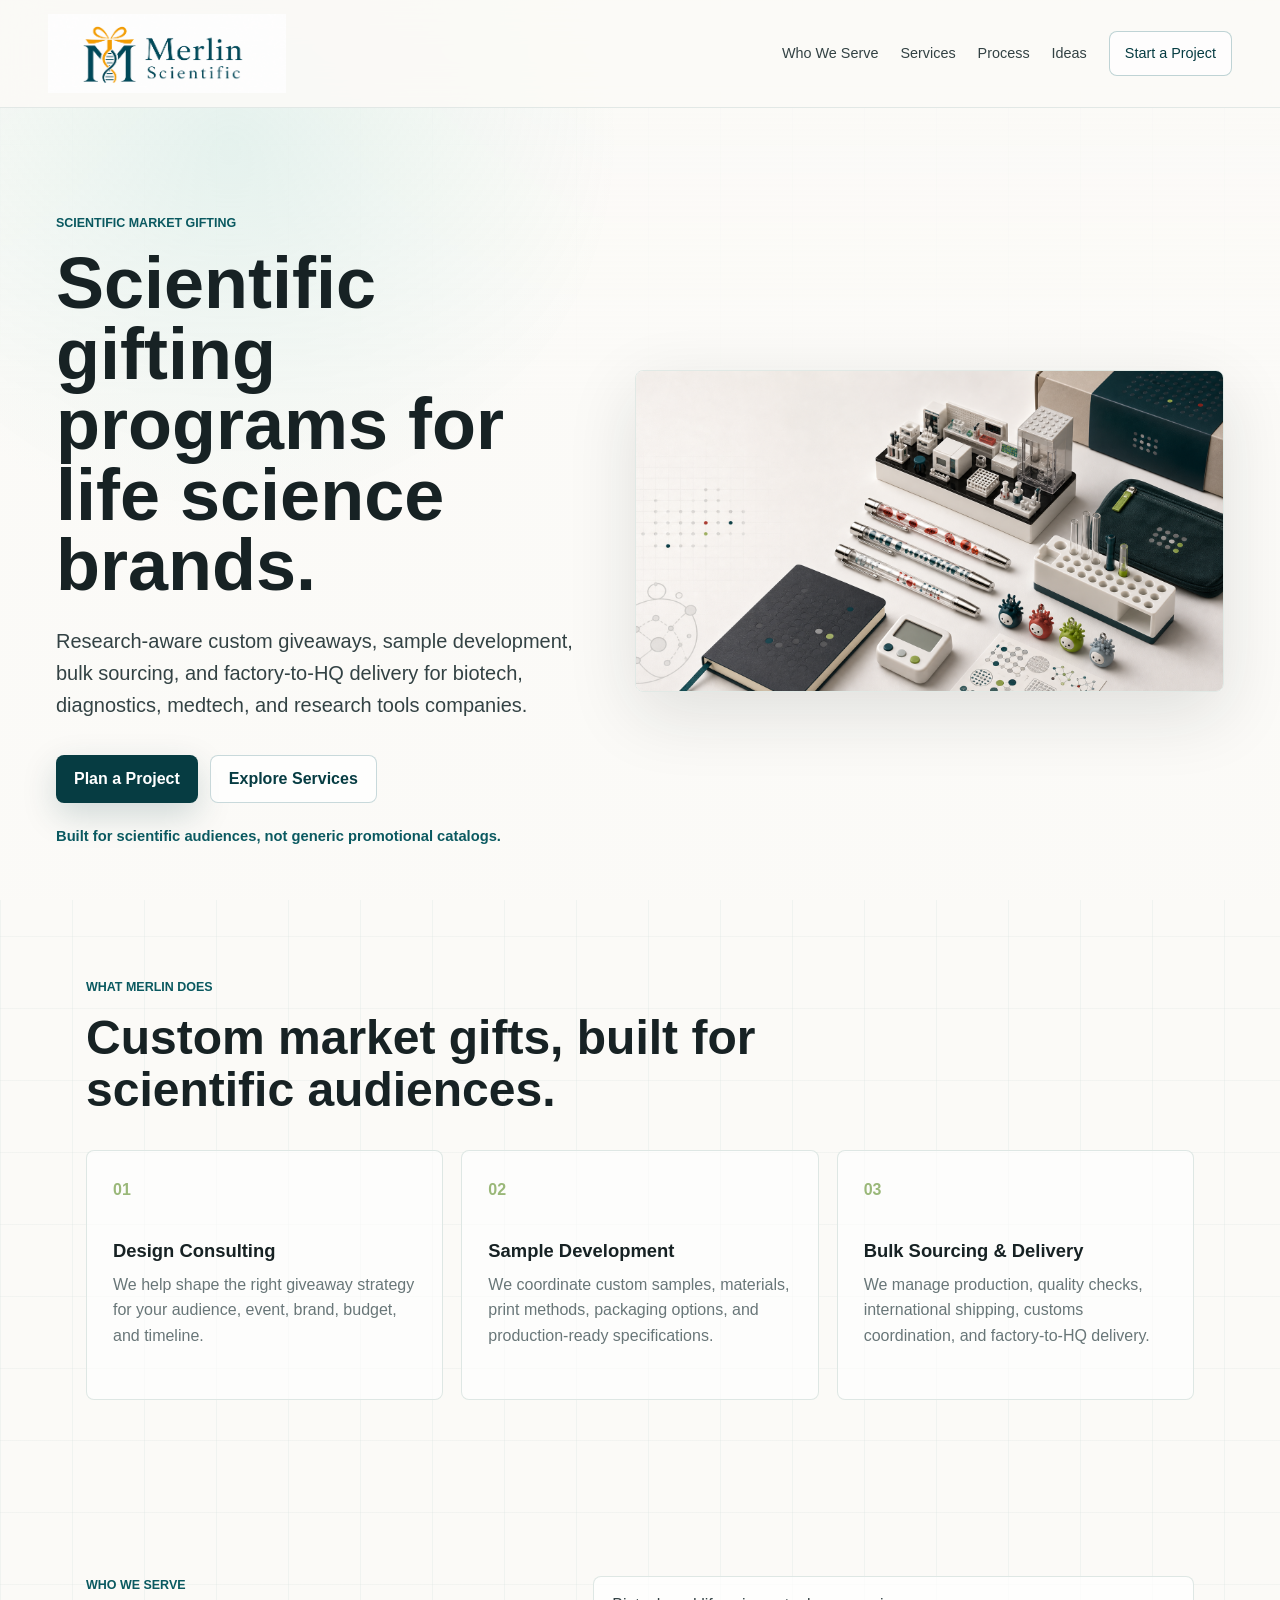
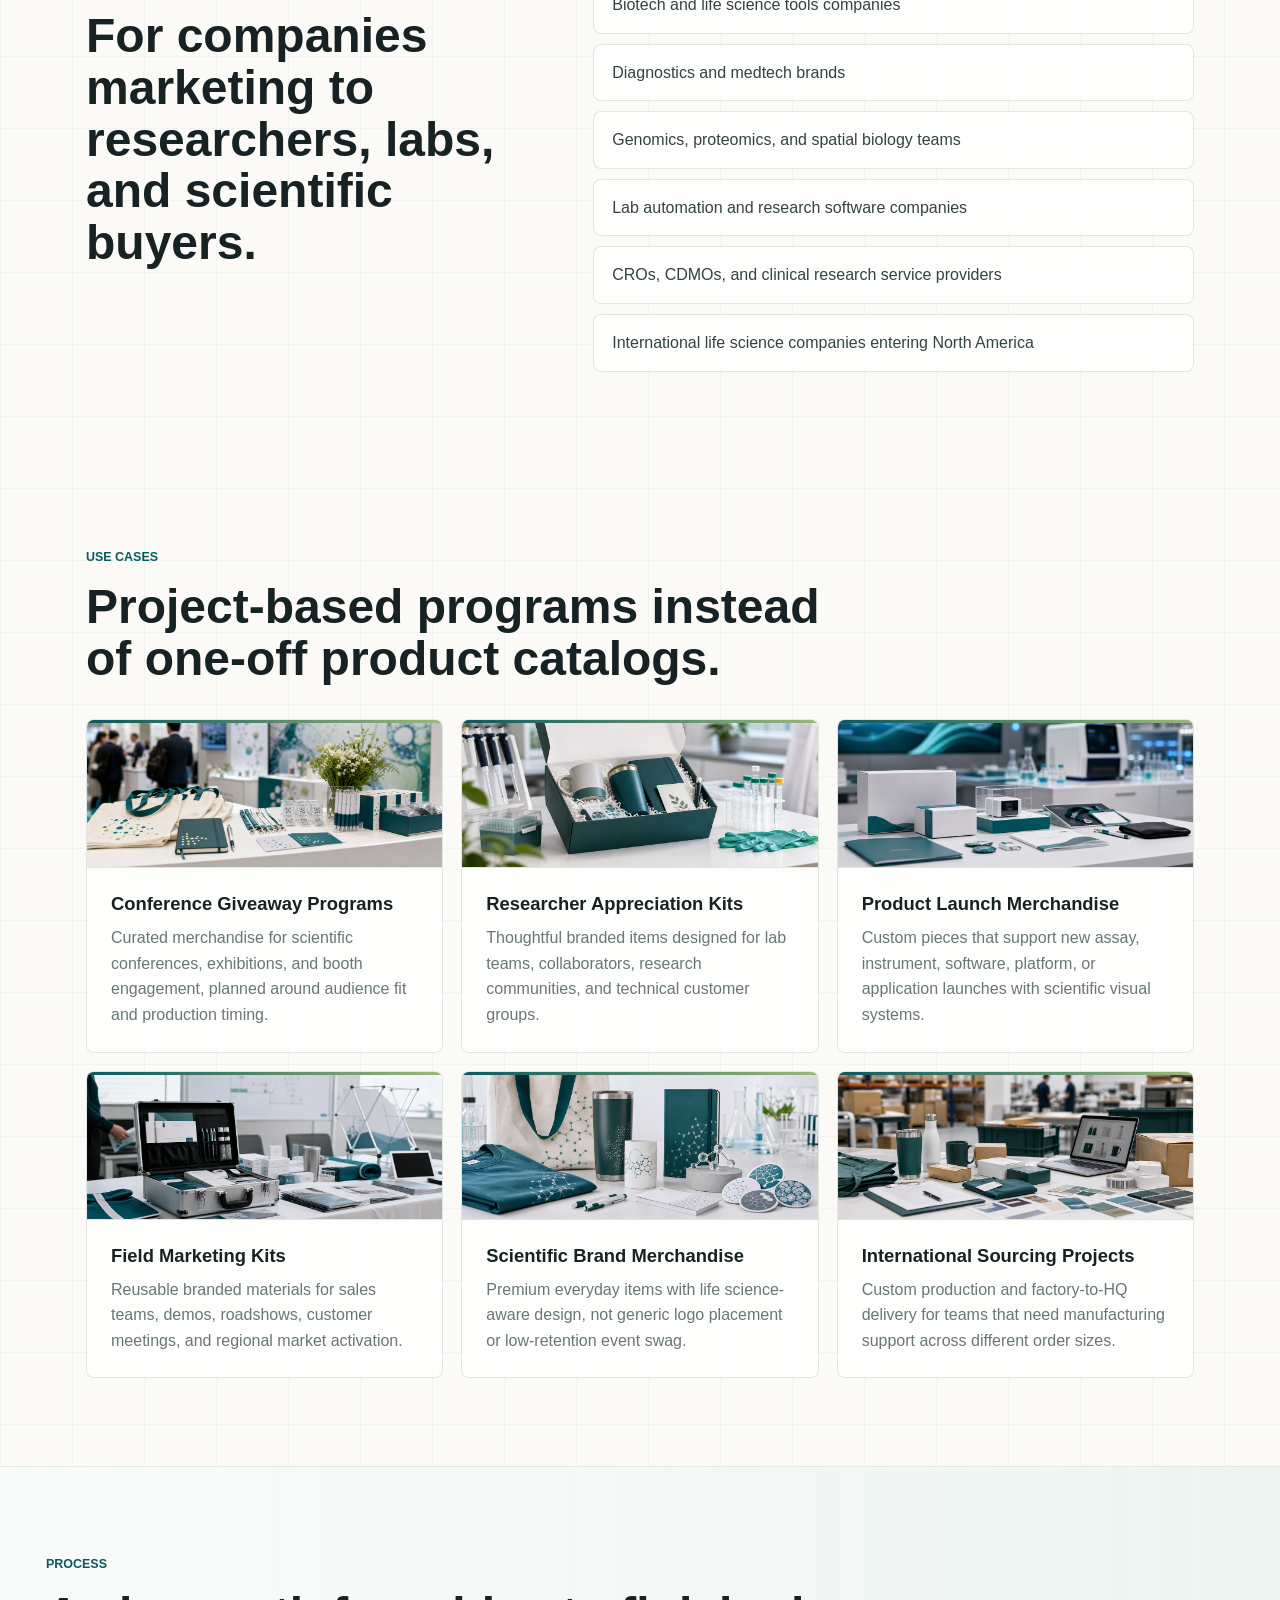
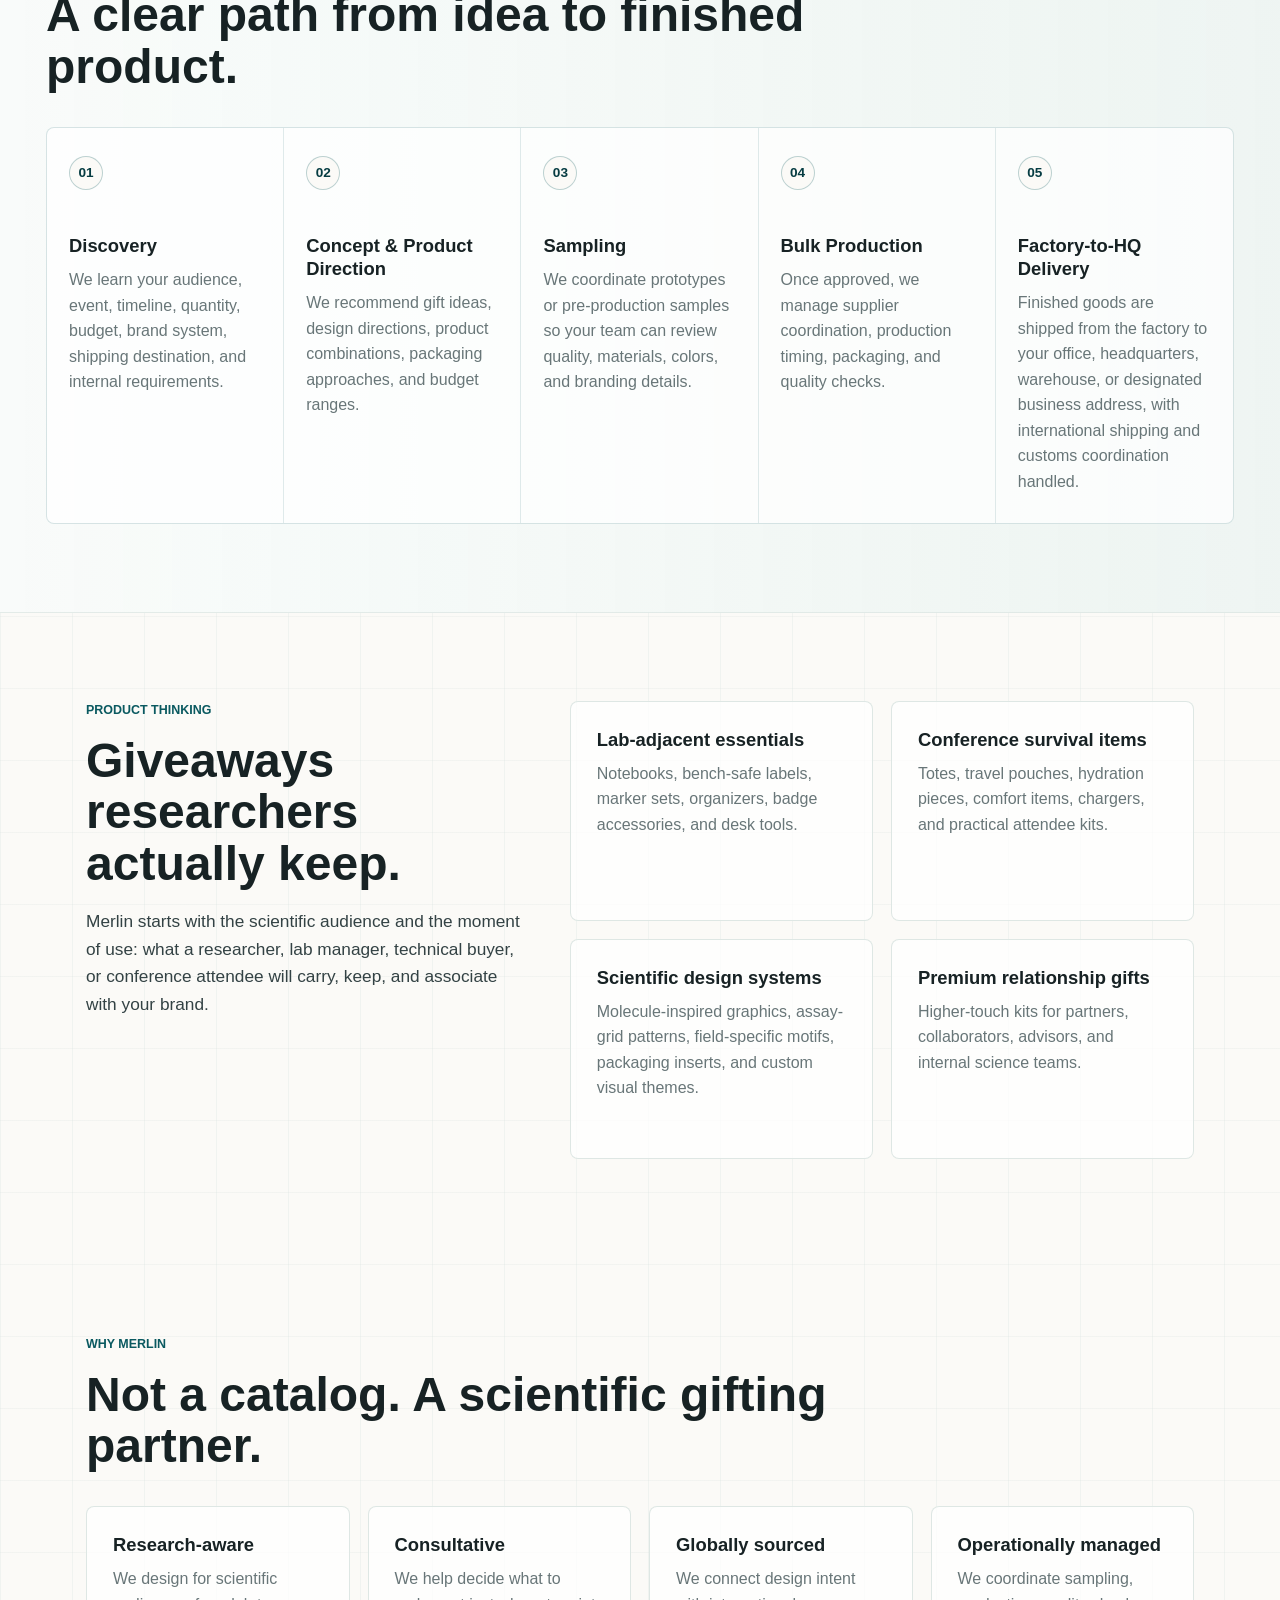
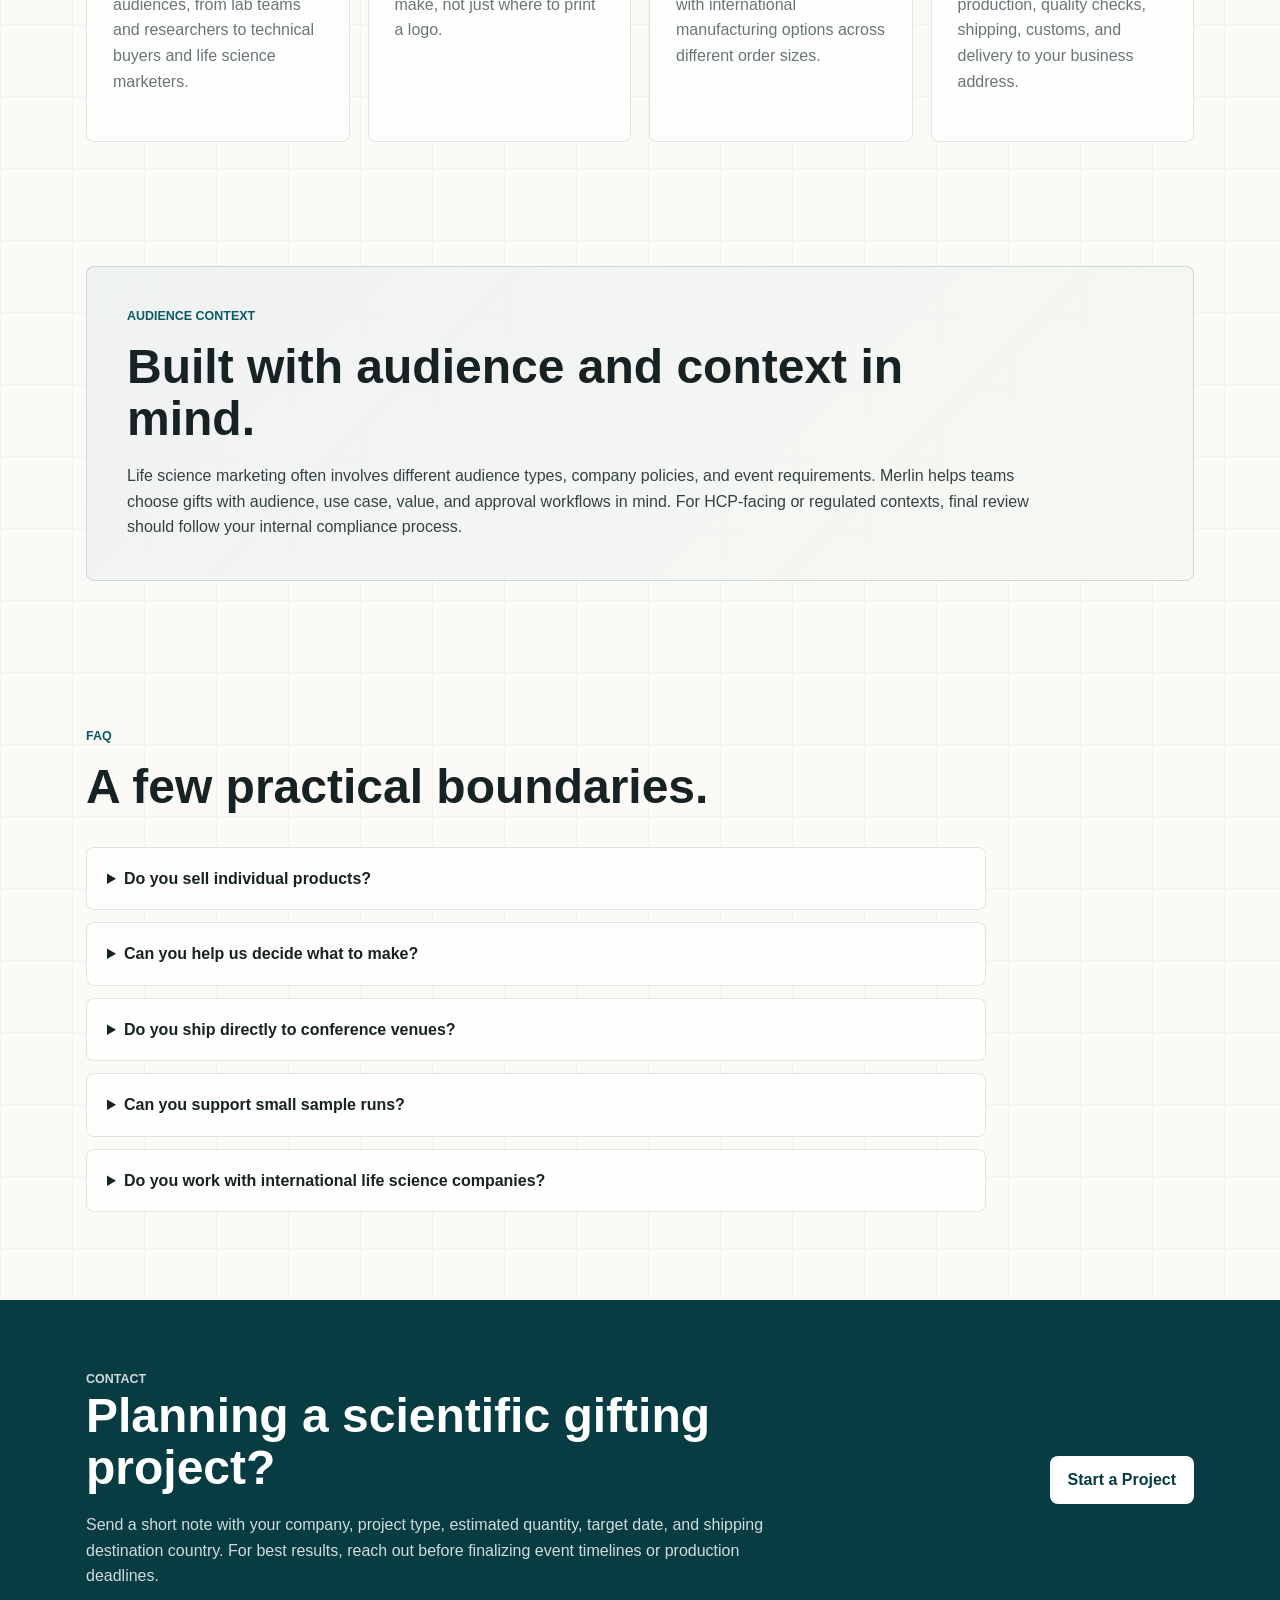
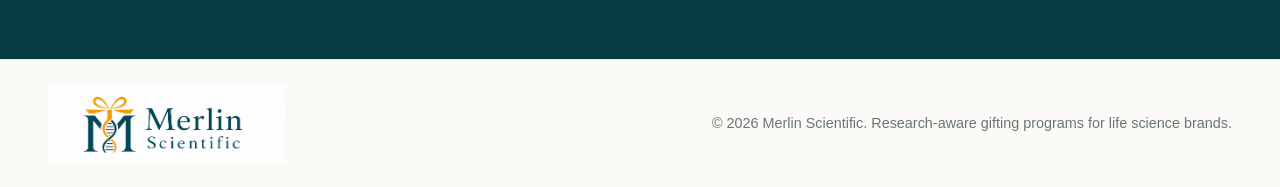
<file: index.html>
<!doctype html>
<html lang="en">
<head>
  <meta charset="utf-8">
  <meta name="viewport" content="width=device-width, initial-scale=1">
  <title>Merlin Scientific | Scientific Gifting Programs for Life Science Brands</title>
  <meta name="description" content="Merlin Scientific creates research-aware custom giveaways for life science brands, from design consulting and sample development to bulk sourcing, customs coordination, and factory-to-HQ delivery.">
  <meta name="robots" content="index, follow">
  <meta property="og:title" content="Merlin Scientific | Scientific Gifting Programs">
  <meta property="og:description" content="Research-aware custom giveaways, sample development, bulk sourcing, and factory-to-HQ delivery for life science brands.">
  <meta property="og:type" content="website">
  <meta property="og:url" content="https://merlinscientific.com/">
  <meta property="og:image" content="https://merlinscientific.com/assets/merlin-scientific-gifting-hero.png">
  <link rel="shortcut icon" href="favicon.ico">
  <link rel="icon" href="favicon-48x48.png" type="image/png" sizes="48x48">
  <link rel="icon" href="favicon-96x96.png" type="image/png" sizes="96x96">
  <link rel="apple-touch-icon" href="apple-touch-icon.png" sizes="180x180">
  <link rel="manifest" href="site.webmanifest">
  <link rel="stylesheet" href="styles.css">
</head>
<body>
  <header class="site-header">
    <a class="brand" href="#top" aria-label="Merlin Scientific home">
      <img src="assets/merlin-horizontal-title-logo.png" alt="Merlin Scientific">
    </a>
    <nav class="nav" aria-label="Main navigation">
      <a href="#serve">Who We Serve</a>
      <a href="#services">Services</a>
      <a href="#process">Process</a>
      <a href="#ideas">Ideas</a>
      <a class="nav-cta" href="#contact">Start a Project</a>
    </nav>
  </header>

  <main id="top">
    <section class="hero" aria-labelledby="hero-title">
      <div class="hero-copy">
        <p class="eyebrow">Scientific market gifting</p>
        <h1 id="hero-title">Scientific gifting programs for life science brands.</h1>
        <p class="hero-text">
          Research-aware custom giveaways, sample development, bulk sourcing, and factory-to-HQ delivery for biotech, diagnostics, medtech, and research tools companies.
        </p>
        <div class="hero-actions" aria-label="Primary actions">
          <a class="button primary" href="mailto:info@merlinscientific.com?subject=Scientific%20gifting%20project%20inquiry">Plan a Project</a>
          <a class="button secondary" href="#services">Explore Services</a>
        </div>
        <p class="trust-line">Built for scientific audiences, not generic promotional catalogs.</p>
      </div>
      <div class="hero-visual">
        <img src="assets/merlin-scientific-gifting-hero.png" alt="A premium scientific giveaway kit with a miniature lab model, lab marker pens, timer, tube rack organizer, notebook, pouch, and desk charms.">
      </div>
    </section>

    <section class="section compact-intro" aria-label="What Merlin does">
      <div class="section-heading">
        <p class="eyebrow">What Merlin does</p>
        <h2>Custom market gifts, built for scientific audiences.</h2>
      </div>
      <div class="three-column">
        <article class="plain-card">
          <span class="card-index">01</span>
          <h3>Design Consulting</h3>
          <p>We help shape the right giveaway strategy for your audience, event, brand, budget, and timeline.</p>
        </article>
        <article class="plain-card">
          <span class="card-index">02</span>
          <h3>Sample Development</h3>
          <p>We coordinate custom samples, materials, print methods, packaging options, and production-ready specifications.</p>
        </article>
        <article class="plain-card">
          <span class="card-index">03</span>
          <h3>Bulk Sourcing & Delivery</h3>
          <p>We manage production, quality checks, international shipping, customs coordination, and factory-to-HQ delivery.</p>
        </article>
      </div>
    </section>

    <section class="section split-section" id="serve">
      <div class="section-heading">
        <p class="eyebrow">Who we serve</p>
        <h2>For companies marketing to researchers, labs, and scientific buyers.</h2>
      </div>
      <div class="serve-list" aria-label="Client types">
        <span>Biotech and life science tools companies</span>
        <span>Diagnostics and medtech brands</span>
        <span>Genomics, proteomics, and spatial biology teams</span>
        <span>Lab automation and research software companies</span>
        <span>CROs, CDMOs, and clinical research service providers</span>
        <span>International life science companies entering North America</span>
      </div>
    </section>

    <section class="section" id="services">
      <div class="section-heading wide">
        <p class="eyebrow">Use cases</p>
        <h2>Project-based programs instead of one-off product catalogs.</h2>
      </div>
      <div class="use-case-grid">
        <article class="service-card">
          <img src="assets/usecase-conference-scene-v2.png" alt="Conference table with branded scientific giveaway items arranged for a life science event.">
          <div class="service-card-copy">
            <h3>Conference Giveaway Programs</h3>
            <p>Curated merchandise for scientific conferences, exhibitions, and booth engagement, planned around audience fit and production timing.</p>
          </div>
        </article>
        <article class="service-card">
          <img src="assets/usecase-appreciation-scene-v2.png" alt="Researcher appreciation gift box with lab-adjacent branded items on a clean laboratory table.">
          <div class="service-card-copy">
            <h3>Researcher Appreciation Kits</h3>
            <p>Thoughtful branded items designed for lab teams, collaborators, research communities, and technical customer groups.</p>
          </div>
        </article>
        <article class="service-card">
          <img src="assets/usecase-launch-scene-v2.png" alt="Product launch merchandise and presentation materials arranged beside life science lab equipment.">
          <div class="service-card-copy">
            <h3>Product Launch Merchandise</h3>
            <p>Custom pieces that support new assay, instrument, software, platform, or application launches with scientific visual systems.</p>
          </div>
        </article>
        <article class="service-card">
          <img src="assets/usecase-field-scene-v2.png" alt="Reusable field marketing kit packed in a hard case with demo and event materials.">
          <div class="service-card-copy">
            <h3>Field Marketing Kits</h3>
            <p>Reusable branded materials for sales teams, demos, roadshows, customer meetings, and regional market activation.</p>
          </div>
        </article>
        <article class="service-card">
          <img src="assets/usecase-brand-scene-v2.png" alt="Premium scientific brand merchandise displayed with lab-inspired design details.">
          <div class="service-card-copy">
            <h3>Scientific Brand Merchandise</h3>
            <p>Premium everyday items with life science-aware design, not generic logo placement or low-retention event swag.</p>
          </div>
        </article>
        <article class="service-card">
          <img src="assets/usecase-sourcing-scene-v2.png" alt="International sourcing project table with samples, packaging, laptop, and production materials.">
          <div class="service-card-copy">
            <h3>International Sourcing Projects</h3>
            <p>Custom production and factory-to-HQ delivery for teams that need manufacturing support across different order sizes.</p>
          </div>
        </article>
      </div>
    </section>

    <section class="process-band" id="process">
      <div class="section process-section">
        <div class="section-heading wide">
          <p class="eyebrow">Process</p>
          <h2>A clear path from idea to finished product.</h2>
        </div>
        <div class="process-list">
          <article>
            <span>01</span>
            <h3>Discovery</h3>
            <p>We learn your audience, event, timeline, quantity, budget, brand system, shipping destination, and internal requirements.</p>
          </article>
          <article>
            <span>02</span>
            <h3>Concept & Product Direction</h3>
            <p>We recommend gift ideas, design directions, product combinations, packaging approaches, and budget ranges.</p>
          </article>
          <article>
            <span>03</span>
            <h3>Sampling</h3>
            <p>We coordinate prototypes or pre-production samples so your team can review quality, materials, colors, and branding details.</p>
          </article>
          <article>
            <span>04</span>
            <h3>Bulk Production</h3>
            <p>Once approved, we manage supplier coordination, production timing, packaging, and quality checks.</p>
          </article>
          <article>
            <span>05</span>
            <h3>Factory-to-HQ Delivery</h3>
            <p>Finished goods are shipped from the factory to your office, headquarters, warehouse, or designated business address, with international shipping and customs coordination handled.</p>
          </article>
        </div>
      </div>
    </section>

    <section class="section ideas" id="ideas">
      <div class="ideas-copy">
        <p class="eyebrow">Product thinking</p>
        <h2>Giveaways researchers actually keep.</h2>
        <p>
          Merlin starts with the scientific audience and the moment of use: what a researcher, lab manager, technical buyer, or conference attendee will carry, keep, and associate with your brand.
        </p>
      </div>
      <div class="idea-grid">
        <article>
          <h3>Lab-adjacent essentials</h3>
          <p>Notebooks, bench-safe labels, marker sets, organizers, badge accessories, and desk tools.</p>
        </article>
        <article>
          <h3>Conference survival items</h3>
          <p>Totes, travel pouches, hydration pieces, comfort items, chargers, and practical attendee kits.</p>
        </article>
        <article>
          <h3>Scientific design systems</h3>
          <p>Molecule-inspired graphics, assay-grid patterns, field-specific motifs, packaging inserts, and custom visual themes.</p>
        </article>
        <article>
          <h3>Premium relationship gifts</h3>
          <p>Higher-touch kits for partners, collaborators, advisors, and internal science teams.</p>
        </article>
      </div>
    </section>

    <section class="section why-section">
      <div class="section-heading">
        <p class="eyebrow">Why Merlin</p>
        <h2>Not a catalog. A scientific gifting partner.</h2>
      </div>
      <div class="why-grid">
        <article>
          <h3>Research-aware</h3>
          <p>We design for scientific audiences, from lab teams and researchers to technical buyers and life science marketers.</p>
        </article>
        <article>
          <h3>Consultative</h3>
          <p>We help decide what to make, not just where to print a logo.</p>
        </article>
        <article>
          <h3>Globally sourced</h3>
          <p>We connect design intent with international manufacturing options across different order sizes.</p>
        </article>
        <article>
          <h3>Operationally managed</h3>
          <p>We coordinate sampling, production, quality checks, shipping, customs, and delivery to your business address.</p>
        </article>
      </div>
    </section>

    <section class="section note-section" aria-labelledby="context-title">
      <div class="note-panel">
        <p class="eyebrow">Audience context</p>
        <h2 id="context-title">Built with audience and context in mind.</h2>
        <p>
          Life science marketing often involves different audience types, company policies, and event requirements. Merlin helps teams choose gifts with audience, use case, value, and approval workflows in mind. For HCP-facing or regulated contexts, final review should follow your internal compliance process.
        </p>
      </div>
    </section>

    <section class="section faq-section" aria-labelledby="faq-title">
      <div class="section-heading">
        <p class="eyebrow">FAQ</p>
        <h2 id="faq-title">A few practical boundaries.</h2>
      </div>
      <div class="faq-list">
        <details>
          <summary>Do you sell individual products?</summary>
          <p>No. Merlin focuses on custom project-based gifting programs, sampling, and bulk production.</p>
        </details>
        <details>
          <summary>Can you help us decide what to make?</summary>
          <p>Yes. Design consulting and product direction are part of the service.</p>
        </details>
        <details>
          <summary>Do you ship directly to conference venues?</summary>
          <p>Our standard delivery model is factory-to-HQ, office, warehouse, or another designated business address. Venue or hotel logistics should be coordinated separately by the client or event operator.</p>
        </details>
        <details>
          <summary>Can you support small sample runs?</summary>
          <p>Yes. Sampling and prototype coordination can be handled before bulk production.</p>
        </details>
        <details>
          <summary>Do you work with international life science companies?</summary>
          <p>Yes. Merlin can support companies entering North American scientific markets with gifting strategy, sourcing, production, and delivery coordination.</p>
        </details>
      </div>
    </section>

    <section class="contact-band" id="contact">
      <div class="section contact-section">
        <div>
          <p class="eyebrow">Contact</p>
          <h2>Planning a scientific gifting project?</h2>
          <p>
            Send a short note with your company, project type, estimated quantity, target date, and shipping destination country. For best results, reach out before finalizing event timelines or production deadlines.
          </p>
        </div>
        <a class="button primary" href="mailto:info@merlinscientific.com?subject=Scientific%20gifting%20project%20inquiry&body=Company:%0D%0AProject%20type:%0D%0AEstimated%20quantity:%0D%0ATarget%20date:%0D%0AShipping%20destination%20country:%0D%0AMessage:">Start a Project</a>
      </div>
    </section>
  </main>

  <footer class="site-footer">
    <a class="footer-brand" href="#top" aria-label="Merlin Scientific home">
      <img src="assets/merlin-horizontal-title-logo.png" alt="Merlin Scientific">
    </a>
    <p>&copy; 2026 Merlin Scientific. Research-aware gifting programs for life science brands.</p>
  </footer>
</body>
</html>
</file>
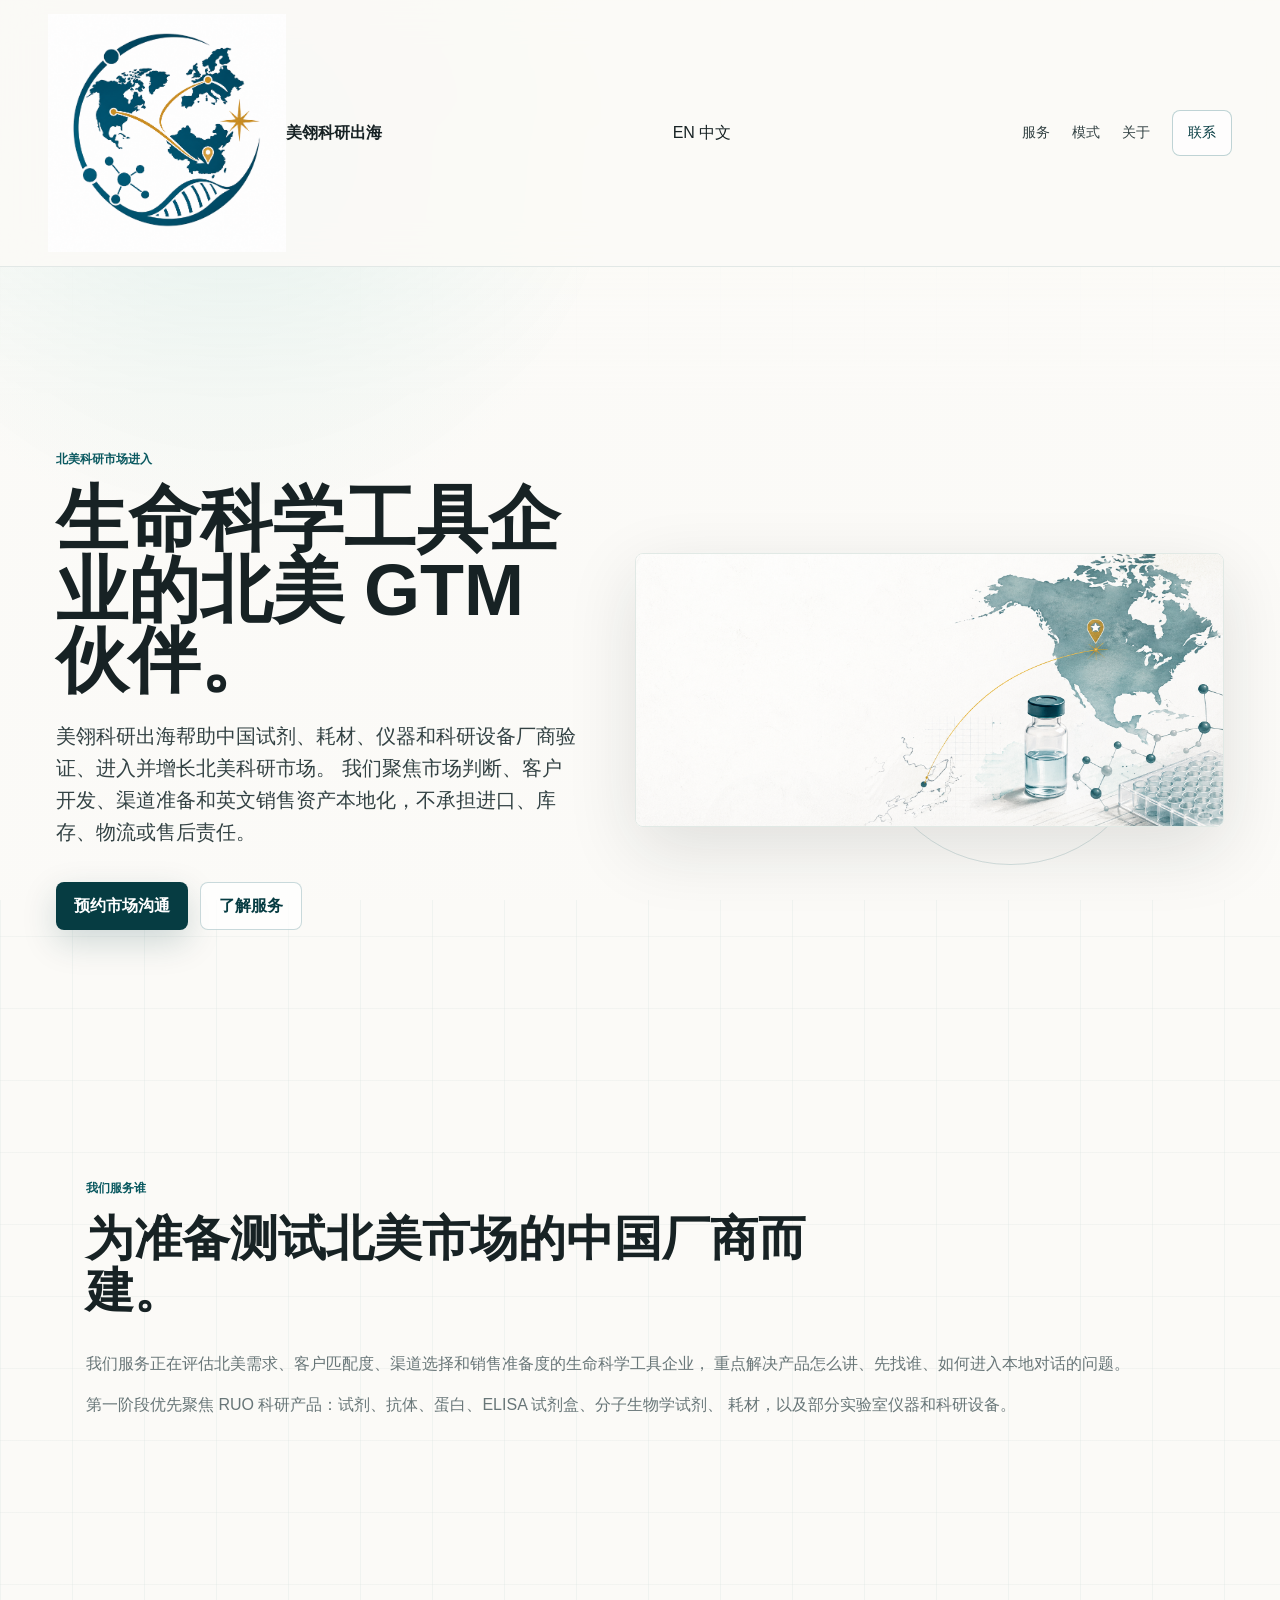
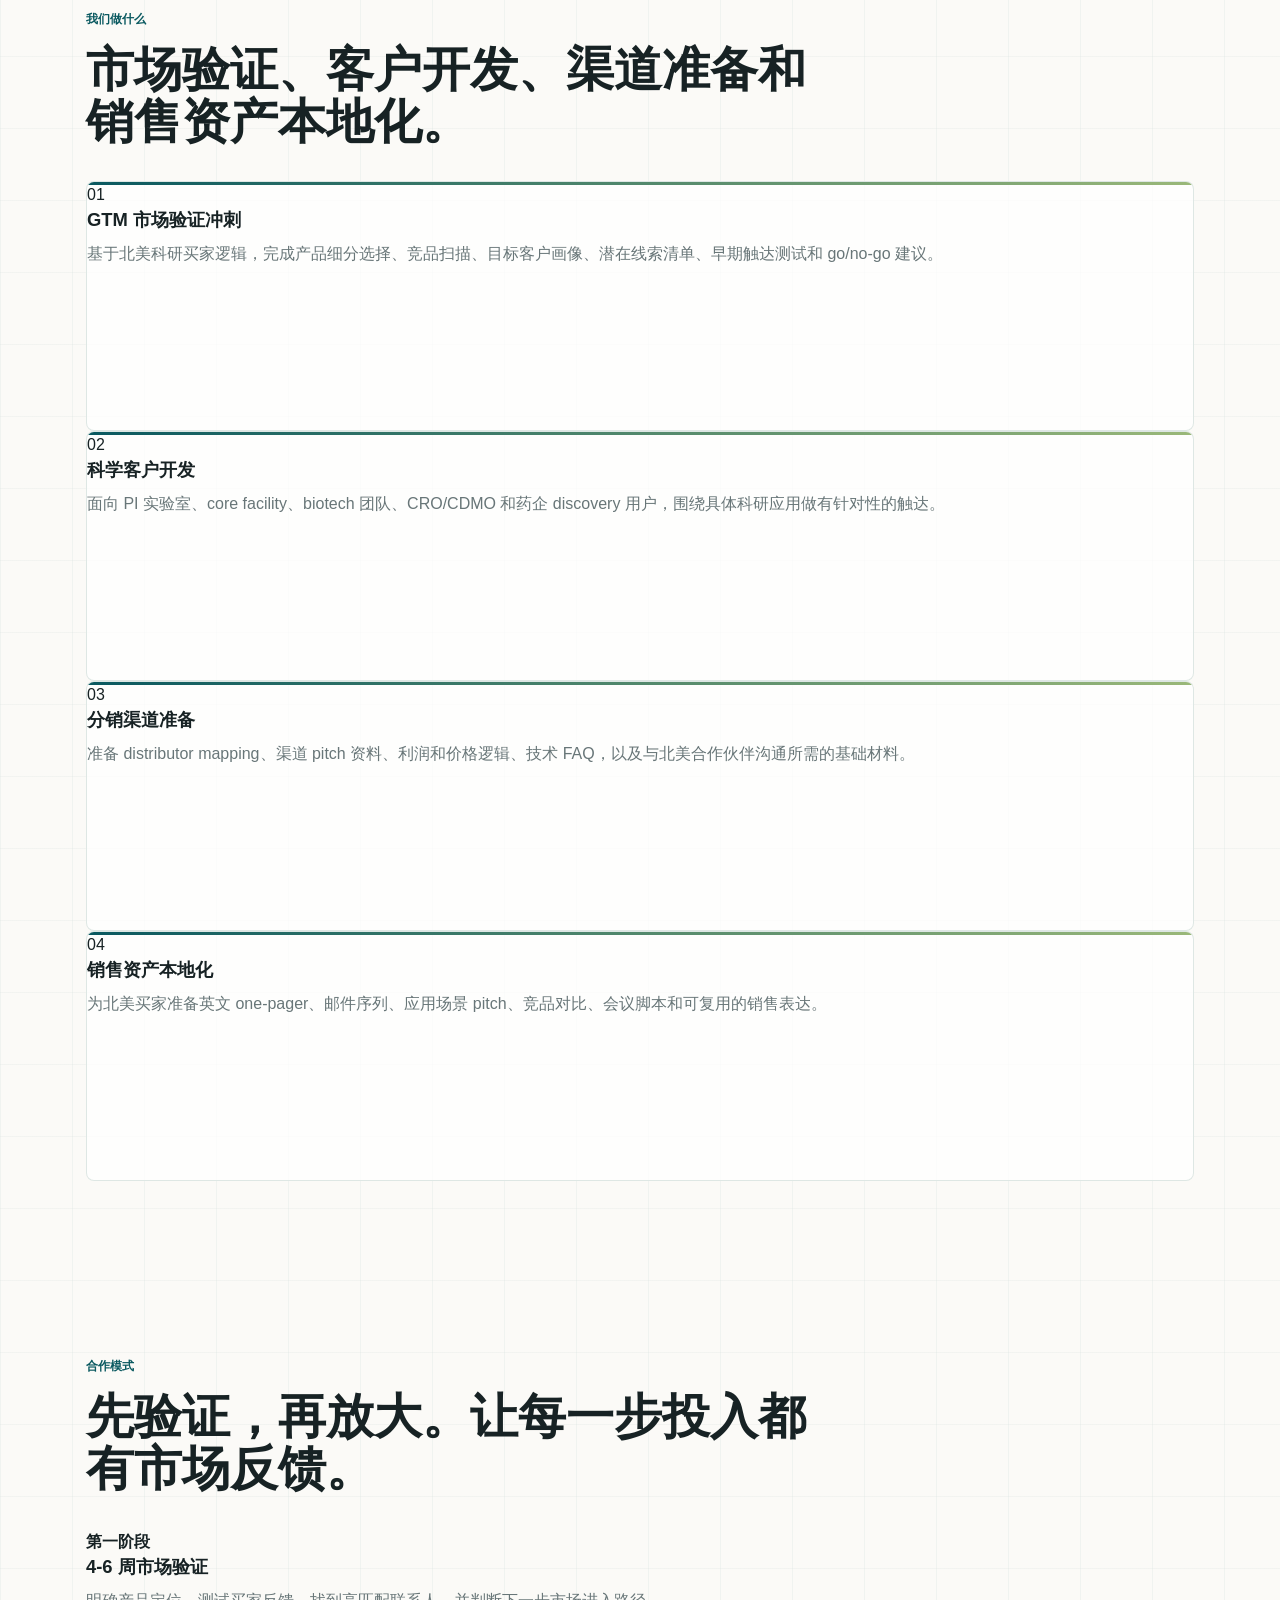
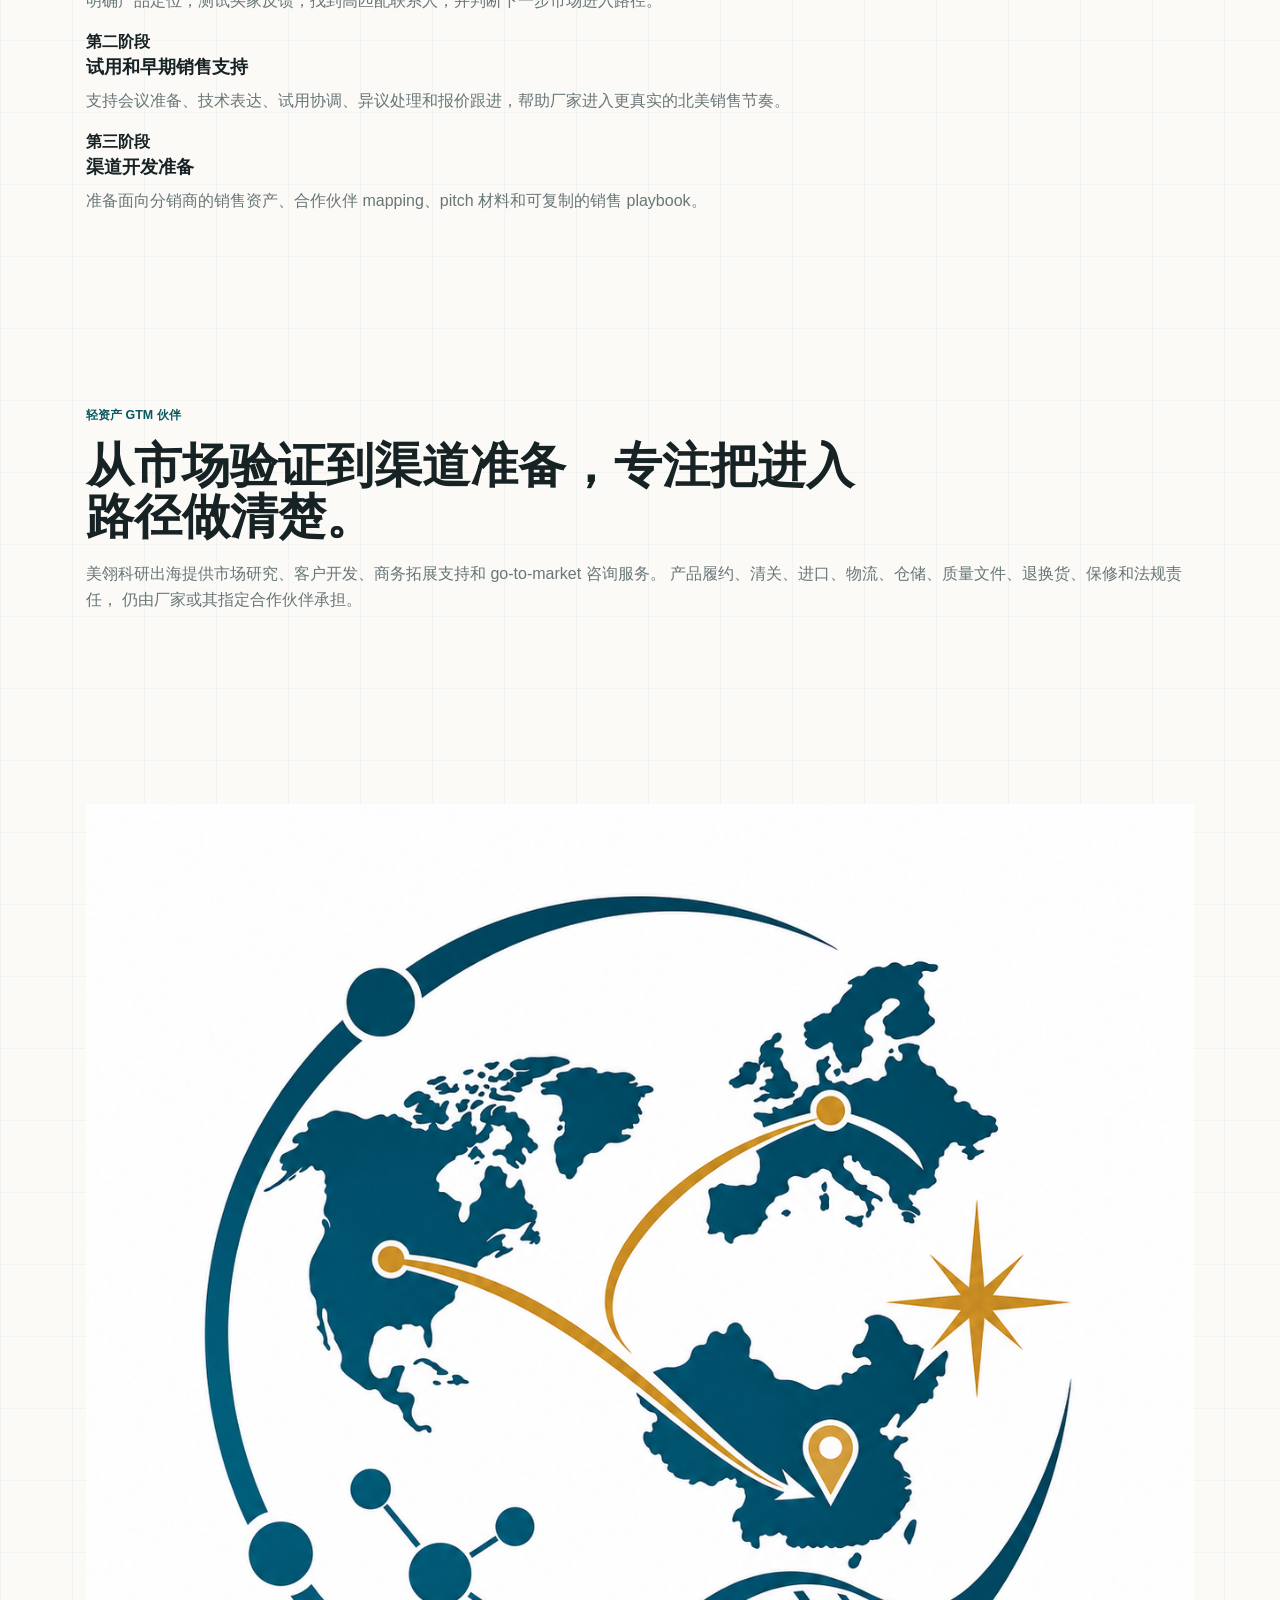
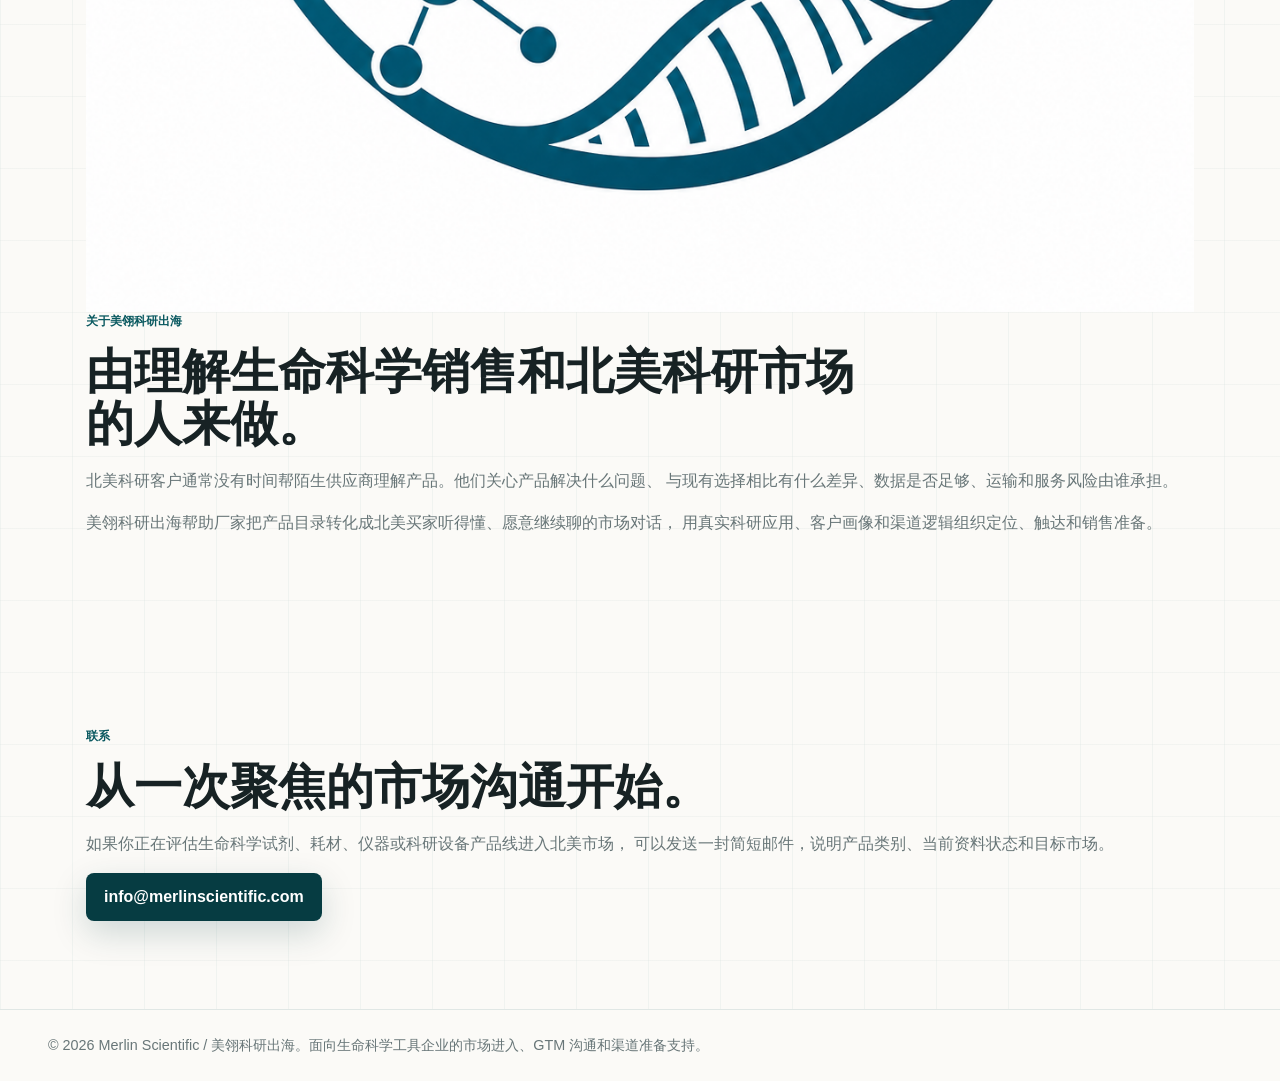
<file: cn/index.html>
<!doctype html>
<html lang="zh-CN">
<head>
  <meta charset="utf-8">
  <meta name="viewport" content="width=device-width, initial-scale=1">
  <title>美翎科研出海 | 生命科学工具企业北美 GTM 伙伴</title>
  <meta name="description" content="美翎科研出海帮助中国生命科学试剂、耗材、仪器和科研设备企业验证、进入并增长北美科研市场，提供市场验证、客户开发、渠道准备和销售资产本地化支持。">
  <link rel="canonical" href="https://merlinscientific.com/cn/">
  <meta property="og:title" content="美翎科研出海 | 生命科学工具企业北美 GTM 伙伴">
  <meta property="og:description" content="面向中国生命科学工具企业的北美市场验证、客户开发、渠道准备和销售资产本地化支持。">
  <meta property="og:type" content="website">
  <meta property="og:url" content="https://merlinscientific.com/cn/">
  <meta property="og:image" content="https://merlinscientific.com/assets/north-america-lab-bg.png">
  <link rel="stylesheet" href="../styles.css">
</head>
<body class="zh-page">
  <header class="site-header">
    <a class="brand" href="#top" aria-label="美翎科研出海首页">
      <img src="../assets/merlin-scientific-mark.png" alt="">
      <span>美翎科研出海</span>
    </a>
    <div class="language-switch" role="group" aria-label="业务页面切换">
      <a class="lang-button" href="../">EN</a>
      <a class="lang-button is-active" href="./" aria-current="page">中文</a>
    </div>
    <nav class="nav" aria-label="主导航">
      <a href="#services">服务</a>
      <a href="#model">模式</a>
      <a href="#about">关于</a>
      <a class="nav-cta" href="mailto:info@merlinscientific.com">联系</a>
    </nav>
  </header>

  <main id="top">
    <section class="hero">
      <div class="hero-copy">
        <p class="eyebrow">北美科研市场进入</p>
        <h1>生命科学工具企业的北美 GTM 伙伴。</h1>
        <p class="hero-text">
          美翎科研出海帮助中国试剂、耗材、仪器和科研设备厂商验证、进入并增长北美科研市场。
          我们聚焦市场判断、客户开发、渠道准备和英文销售资产本地化，不承担进口、库存、物流或售后责任。
        </p>
        <div class="hero-actions">
          <a class="button primary" href="mailto:info@merlinscientific.com">预约市场沟通</a>
          <a class="button secondary" href="#services">了解服务</a>
        </div>
      </div>
      <div class="hero-visual" aria-hidden="true">
        <img src="../assets/north-america-lab-bg.png" alt="">
      </div>
    </section>

    <section class="section intro">
      <div class="section-heading">
        <p class="eyebrow">我们服务谁</p>
        <h2>为准备测试北美市场的中国厂商而建。</h2>
      </div>
      <div class="intro-grid">
        <p>
          我们服务正在评估北美需求、客户匹配度、渠道选择和销售准备度的生命科学工具企业，
          重点解决产品怎么讲、先找谁、如何进入本地对话的问题。
        </p>
        <p>
          第一阶段优先聚焦 RUO 科研产品：试剂、抗体、蛋白、ELISA 试剂盒、分子生物学试剂、
          耗材，以及部分实验室仪器和科研设备。
        </p>
      </div>
    </section>

    <section class="section services" id="services">
      <div class="section-heading">
        <p class="eyebrow">我们做什么</p>
        <h2>市场验证、客户开发、渠道准备和销售资产本地化。</h2>
      </div>
      <div class="service-grid">
        <article class="service-card">
          <span>01</span>
          <h3>GTM 市场验证冲刺</h3>
          <p>基于北美科研买家逻辑，完成产品细分选择、竞品扫描、目标客户画像、潜在线索清单、早期触达测试和 go/no-go 建议。</p>
        </article>
        <article class="service-card">
          <span>02</span>
          <h3>科学客户开发</h3>
          <p>面向 PI 实验室、core facility、biotech 团队、CRO/CDMO 和药企 discovery 用户，围绕具体科研应用做有针对性的触达。</p>
        </article>
        <article class="service-card">
          <span>03</span>
          <h3>分销渠道准备</h3>
          <p>准备 distributor mapping、渠道 pitch 资料、利润和价格逻辑、技术 FAQ，以及与北美合作伙伴沟通所需的基础材料。</p>
        </article>
        <article class="service-card">
          <span>04</span>
          <h3>销售资产本地化</h3>
          <p>为北美买家准备英文 one-pager、邮件序列、应用场景 pitch、竞品对比、会议脚本和可复用的销售表达。</p>
        </article>
      </div>
    </section>

    <section class="section model" id="model">
      <div class="section-heading">
        <p class="eyebrow">合作模式</p>
        <h2>先验证，再放大。让每一步投入都有市场反馈。</h2>
      </div>
      <div class="phase-list">
        <article>
          <strong>第一阶段</strong>
          <h3>4-6 周市场验证</h3>
          <p>明确产品定位，测试买家反馈，找到高匹配联系人，并判断下一步市场进入路径。</p>
        </article>
        <article>
          <strong>第二阶段</strong>
          <h3>试用和早期销售支持</h3>
          <p>支持会议准备、技术表达、试用协调、异议处理和报价跟进，帮助厂家进入更真实的北美销售节奏。</p>
        </article>
        <article>
          <strong>第三阶段</strong>
          <h3>渠道开发准备</h3>
          <p>准备面向分销商的销售资产、合作伙伴 mapping、pitch 材料和可复制的销售 playbook。</p>
        </article>
      </div>
    </section>

    <section class="section boundary">
      <div class="boundary-panel">
        <div>
          <p class="eyebrow">轻资产 GTM 伙伴</p>
          <h2>从市场验证到渠道准备，专注把进入路径做清楚。</h2>
        </div>
        <p>
          美翎科研出海提供市场研究、客户开发、商务拓展支持和 go-to-market 咨询服务。
          产品履约、清关、进口、物流、仓储、质量文件、退换货、保修和法规责任，
          仍由厂家或其指定合作伙伴承担。
        </p>
      </div>
    </section>

    <section class="section about" id="about">
      <div class="about-mark">
        <img src="../assets/merlin-scientific-mark.png" alt="">
      </div>
      <div>
        <p class="eyebrow">关于美翎科研出海</p>
        <h2>由理解生命科学销售和北美科研市场的人来做。</h2>
        <p>
          北美科研客户通常没有时间帮陌生供应商理解产品。他们关心产品解决什么问题、
          与现有选择相比有什么差异、数据是否足够、运输和服务风险由谁承担。
        </p>
        <p>
          美翎科研出海帮助厂家把产品目录转化成北美买家听得懂、愿意继续聊的市场对话，
          用真实科研应用、客户画像和渠道逻辑组织定位、触达和销售准备。
        </p>
      </div>
    </section>

    <section class="section contact" id="contact">
      <div>
        <p class="eyebrow">联系</p>
        <h2>从一次聚焦的市场沟通开始。</h2>
        <p>
          如果你正在评估生命科学试剂、耗材、仪器或科研设备产品线进入北美市场，
          可以发送一封简短邮件，说明产品类别、当前资料状态和目标市场。
        </p>
      </div>
      <a class="button primary" href="mailto:info@merlinscientific.com">info@merlinscientific.com</a>
    </section>
  </main>

  <footer class="site-footer">
    <p>&copy; 2026 Merlin Scientific / 美翎科研出海。面向生命科学工具企业的市场进入、GTM 沟通和渠道准备支持。</p>
  </footer>
</body>
</html>
</file>
<file: styles.css>
:root {
  --ink: #172224;
  --ink-soft: #334244;
  --muted: #687678;
  --line: #dce5e2;
  --paper: #fbfaf7;
  --paper-strong: #ffffff;
  --soft: #eef5f2;
  --soft-2: #f5f2ea;
  --teal: #0a5960;
  --teal-dark: #063c42;
  --teal-soft: #dceee9;
  --green: #9ab879;
  --silver: #aab7b6;
  --max: 1180px;
  --header: 76px;
  --shadow: 0 22px 70px rgba(23, 34, 36, 0.12);
}

* {
  box-sizing: border-box;
}

html {
  scroll-behavior: smooth;
}

body {
  margin: 0;
  color: var(--ink);
  font-family: Arial, Helvetica, sans-serif;
  line-height: 1.6;
  background:
    linear-gradient(90deg, rgba(220, 229, 226, 0.34) 1px, transparent 1px),
    linear-gradient(180deg, rgba(220, 229, 226, 0.28) 1px, transparent 1px),
    var(--paper);
  background-size: 72px 72px;
}

body::before {
  content: "";
  position: fixed;
  inset: 0;
  z-index: -1;
  pointer-events: none;
  background:
    radial-gradient(circle at 18% 16%, rgba(220, 238, 233, 0.72), transparent 30%),
    linear-gradient(180deg, rgba(251, 250, 247, 0.68), rgba(251, 250, 247, 0.96) 44%);
}

a {
  color: inherit;
  text-decoration: none;
}

img {
  display: block;
  max-width: 100%;
}

h1,
h2,
h3,
p {
  margin-top: 0;
}

h1 {
  margin-bottom: 24px;
  max-width: 760px;
  font-size: 4.5rem;
  line-height: 0.98;
  letter-spacing: 0;
}

h2 {
  margin-bottom: 18px;
  max-width: 780px;
  font-size: 3rem;
  line-height: 1.08;
  letter-spacing: 0;
}

h3 {
  margin-bottom: 10px;
  font-size: 1.15rem;
  line-height: 1.25;
  letter-spacing: 0;
}

p {
  color: var(--muted);
}

.site-header {
  position: sticky;
  top: 0;
  z-index: 20;
  display: flex;
  align-items: center;
  justify-content: space-between;
  gap: 28px;
  min-height: var(--header);
  padding: 14px 48px;
  border-bottom: 1px solid rgba(220, 229, 226, 0.82);
  background: rgba(251, 250, 247, 0.9);
  backdrop-filter: blur(18px);
}

.brand,
.footer-brand {
  display: inline-flex;
  align-items: center;
  color: var(--ink);
  font-weight: 700;
  line-height: 1;
}

.brand img {
  width: 238px;
  height: auto;
}

.footer-brand img {
  width: 238px;
  height: auto;
}

.nav {
  display: flex;
  align-items: center;
  gap: 22px;
  color: var(--ink-soft);
  font-size: 0.9rem;
}

.nav a {
  transition: color 160ms ease, border-color 160ms ease, background 160ms ease;
}

.nav a:hover {
  color: var(--teal);
}

.nav-cta {
  padding: 10px 15px;
  color: var(--teal-dark);
  border: 1px solid rgba(10, 89, 96, 0.26);
  border-radius: 8px;
  background: rgba(255, 255, 255, 0.74);
}

.hero {
  display: grid;
  grid-template-columns: minmax(0, 0.94fr) minmax(420px, 1.06fr);
  gap: 56px;
  align-items: center;
  min-height: calc(100vh - var(--header));
  padding: 76px 56px 54px;
  overflow: hidden;
}

.hero-copy {
  max-width: 760px;
}

.eyebrow {
  margin-bottom: 14px;
  color: var(--teal);
  font-size: 0.78rem;
  font-weight: 800;
  letter-spacing: 0;
  text-transform: uppercase;
}

.hero-text {
  max-width: 660px;
  color: var(--ink-soft);
  font-size: 1.25rem;
}

.hero-actions {
  display: flex;
  flex-wrap: wrap;
  gap: 12px;
  margin-top: 34px;
}

.button {
  display: inline-flex;
  align-items: center;
  justify-content: center;
  min-height: 48px;
  padding: 13px 18px;
  border-radius: 8px;
  font-weight: 700;
  line-height: 1.2;
  transition: transform 160ms ease, box-shadow 160ms ease, border-color 160ms ease;
}

.button:hover {
  transform: translateY(-1px);
}

.button.primary {
  color: #fff;
  background: var(--teal-dark);
  box-shadow: 0 12px 34px rgba(6, 60, 66, 0.18);
}

.button.secondary {
  color: var(--teal-dark);
  border: 1px solid rgba(10, 89, 96, 0.22);
  background: rgba(255, 255, 255, 0.74);
}

.trust-line {
  margin: 22px 0 0;
  color: var(--teal);
  font-size: 0.92rem;
  font-weight: 700;
}

.hero-visual {
  position: relative;
}

.hero-visual::before {
  content: "";
  position: absolute;
  inset: 10% 12% auto auto;
  width: 48%;
  aspect-ratio: 1;
  border: 1px solid rgba(10, 89, 96, 0.16);
  border-radius: 50%;
}

.hero-visual img {
  position: relative;
  z-index: 1;
  width: min(760px, 54vw);
  border: 1px solid rgba(220, 229, 226, 0.84);
  border-radius: 8px;
  box-shadow: var(--shadow);
}

.section {
  max-width: var(--max);
  margin: 0 auto;
  padding: 88px 36px;
}

.section-heading {
  max-width: 760px;
  margin-bottom: 34px;
}

.section-heading.wide {
  max-width: 900px;
}

.compact-intro {
  padding-top: 46px;
}

.three-column,
.use-case-grid,
.why-grid,
.idea-grid {
  display: grid;
  gap: 18px;
}

.three-column {
  grid-template-columns: repeat(3, minmax(0, 1fr));
}

.plain-card,
.service-card,
.idea-grid article,
.why-grid article {
  min-height: 250px;
  padding: 26px;
  border: 1px solid rgba(220, 229, 226, 0.92);
  border-radius: 8px;
  background: rgba(255, 255, 255, 0.72);
}

.plain-card {
  background: rgba(255, 255, 255, 0.6);
}

.plain-card p,
.service-card p,
.idea-grid p,
.why-grid p,
.process-list p,
.faq-list p {
  margin-bottom: 0;
}

.card-index {
  display: inline-block;
  margin-bottom: 36px;
  color: var(--green);
  font-weight: 800;
}

.split-section {
  display: grid;
  grid-template-columns: minmax(0, 0.86fr) minmax(360px, 1.14fr);
  gap: 54px;
  align-items: start;
}

.serve-list {
  display: grid;
  gap: 10px;
}

.serve-list span {
  display: block;
  padding: 15px 18px;
  color: var(--ink-soft);
  border: 1px solid rgba(220, 229, 226, 0.92);
  border-radius: 8px;
  background: rgba(255, 255, 255, 0.7);
}

.use-case-grid {
  grid-template-columns: repeat(3, minmax(0, 1fr));
}

.service-card {
  position: relative;
  display: flex;
  flex-direction: column;
  overflow: hidden;
  padding: 0;
}

.service-card::before {
  content: "";
  position: absolute;
  top: 0;
  left: 0;
  width: 100%;
  height: 3px;
  background: linear-gradient(90deg, var(--teal), var(--green));
}

.service-card img {
  width: 100%;
  height: 148px;
  object-fit: cover;
  border-bottom: 1px solid rgba(220, 229, 226, 0.92);
  background: #f7f8f5;
}

.service-card-copy {
  padding: 24px;
}

.process-band {
  border-top: 1px solid rgba(220, 229, 226, 0.72);
  border-bottom: 1px solid rgba(220, 229, 226, 0.72);
  background:
    linear-gradient(90deg, rgba(255, 255, 255, 0.64), rgba(238, 245, 242, 0.74)),
    var(--soft);
}

.process-section {
  max-width: 1260px;
}

.process-list {
  display: grid;
  grid-template-columns: repeat(5, minmax(0, 1fr));
  gap: 0;
  border: 1px solid rgba(10, 89, 96, 0.16);
  border-radius: 8px;
  overflow: hidden;
  background: rgba(255, 255, 255, 0.72);
}

.process-list article {
  min-height: 320px;
  padding: 28px 22px;
  border-right: 1px solid rgba(10, 89, 96, 0.12);
}

.process-list article:last-child {
  border-right: 0;
}

.process-list span {
  display: inline-flex;
  align-items: center;
  justify-content: center;
  width: 34px;
  height: 34px;
  margin-bottom: 44px;
  color: var(--teal-dark);
  font-size: 0.85rem;
  font-weight: 800;
  border: 1px solid rgba(10, 89, 96, 0.26);
  border-radius: 50%;
  background: var(--paper);
}

.ideas {
  display: grid;
  grid-template-columns: minmax(0, 0.82fr) minmax(480px, 1.18fr);
  gap: 50px;
  align-items: start;
}

.ideas-copy {
  position: sticky;
  top: 112px;
}

.ideas-copy p:last-child {
  max-width: 520px;
  color: var(--ink-soft);
  font-size: 1.08rem;
}

.idea-grid {
  grid-template-columns: repeat(2, minmax(0, 1fr));
}

.idea-grid article {
  min-height: 220px;
}

.why-grid {
  grid-template-columns: repeat(4, minmax(0, 1fr));
}

.why-grid article {
  min-height: 236px;
}

.note-section {
  padding-top: 36px;
}

.note-panel {
  padding: 40px;
  border: 1px solid rgba(10, 89, 96, 0.18);
  border-radius: 8px;
  background:
    linear-gradient(135deg, rgba(6, 60, 66, 0.06), rgba(154, 184, 121, 0.08)),
    rgba(255, 255, 255, 0.72);
}

.note-panel p:last-child {
  max-width: 920px;
  margin-bottom: 0;
  color: var(--ink-soft);
}

.faq-section {
  padding-top: 58px;
}

.faq-list {
  display: grid;
  gap: 12px;
  max-width: 900px;
}

.faq-list details {
  border: 1px solid rgba(220, 229, 226, 0.92);
  border-radius: 8px;
  background: rgba(255, 255, 255, 0.72);
}

.faq-list summary {
  cursor: pointer;
  padding: 18px 20px;
  color: var(--ink);
  font-weight: 800;
}

.faq-list p {
  padding: 0 20px 20px;
}

.contact-band {
  background: var(--teal-dark);
}

.contact-section {
  display: flex;
  align-items: center;
  justify-content: space-between;
  gap: 34px;
  padding-top: 70px;
  padding-bottom: 70px;
}

.contact-section h2,
.contact-section p,
.contact-section .eyebrow {
  color: #fff;
}

.contact-section p {
  max-width: 720px;
  margin-bottom: 0;
  opacity: 0.82;
}

.contact-section .button.primary {
  flex: 0 0 auto;
  color: var(--teal-dark);
  background: #fff;
  box-shadow: none;
}

.site-footer {
  display: flex;
  align-items: center;
  justify-content: space-between;
  gap: 20px;
  padding: 24px 48px;
  border-top: 1px solid rgba(220, 229, 226, 0.86);
  background: var(--paper);
}

.site-footer p {
  margin: 0;
  text-align: right;
  font-size: 0.9rem;
}

@media (max-width: 1080px) {
  h1 {
    font-size: 3.55rem;
  }

  h2 {
    font-size: 2.45rem;
  }

  .site-header {
    padding: 14px 28px;
  }

  .hero {
    grid-template-columns: 1fr;
    gap: 38px;
    padding: 58px 28px 42px;
  }

  .hero-visual img {
    width: 100%;
  }

  .three-column,
  .use-case-grid,
  .why-grid {
    grid-template-columns: repeat(2, minmax(0, 1fr));
  }

  .split-section,
  .ideas {
    grid-template-columns: 1fr;
  }

  .ideas-copy {
    position: static;
  }

  .process-list {
    grid-template-columns: 1fr;
  }

  .process-list article {
    min-height: auto;
    border-right: 0;
    border-bottom: 1px solid rgba(10, 89, 96, 0.12);
  }

  .process-list article:last-child {
    border-bottom: 0;
  }
}

@media (max-width: 760px) {
  :root {
    --header: auto;
  }

  body {
    background-size: 54px 54px;
  }

  h1 {
    font-size: 2.65rem;
  }

  h2 {
    font-size: 2rem;
  }

  .site-header {
    position: static;
    flex-direction: column;
    align-items: flex-start;
    gap: 16px;
    padding: 18px 20px;
  }

  .nav {
    width: 100%;
    flex-wrap: wrap;
    gap: 10px 16px;
  }

  .nav-cta {
    padding: 8px 12px;
  }

  .hero {
    min-height: auto;
    padding: 48px 20px 34px;
  }

  .hero-text {
    font-size: 1.08rem;
  }

  .hero-actions,
  .contact-section {
    align-items: stretch;
    flex-direction: column;
  }

  .button {
    width: 100%;
  }

  .section {
    padding: 64px 20px;
  }

  .compact-intro {
    padding-top: 38px;
  }

  .three-column,
  .use-case-grid,
  .why-grid,
  .idea-grid {
    grid-template-columns: 1fr;
  }

  .plain-card,
  .service-card,
  .idea-grid article,
  .why-grid article {
    min-height: auto;
  }

  .plain-card,
  .idea-grid article,
  .why-grid article {
    padding: 22px;
  }

  .service-card-copy {
    padding: 22px;
  }

  .card-index {
    margin-bottom: 24px;
  }

  .process-list span {
    margin-bottom: 26px;
  }

  .note-panel {
    padding: 28px 22px;
  }

  .contact-section {
    align-items: stretch;
    padding-top: 56px;
    padding-bottom: 56px;
  }

  .site-footer {
    flex-direction: column;
    align-items: flex-start;
    padding: 24px 20px;
  }

  .site-footer p {
    text-align: left;
  }
}
</file>
